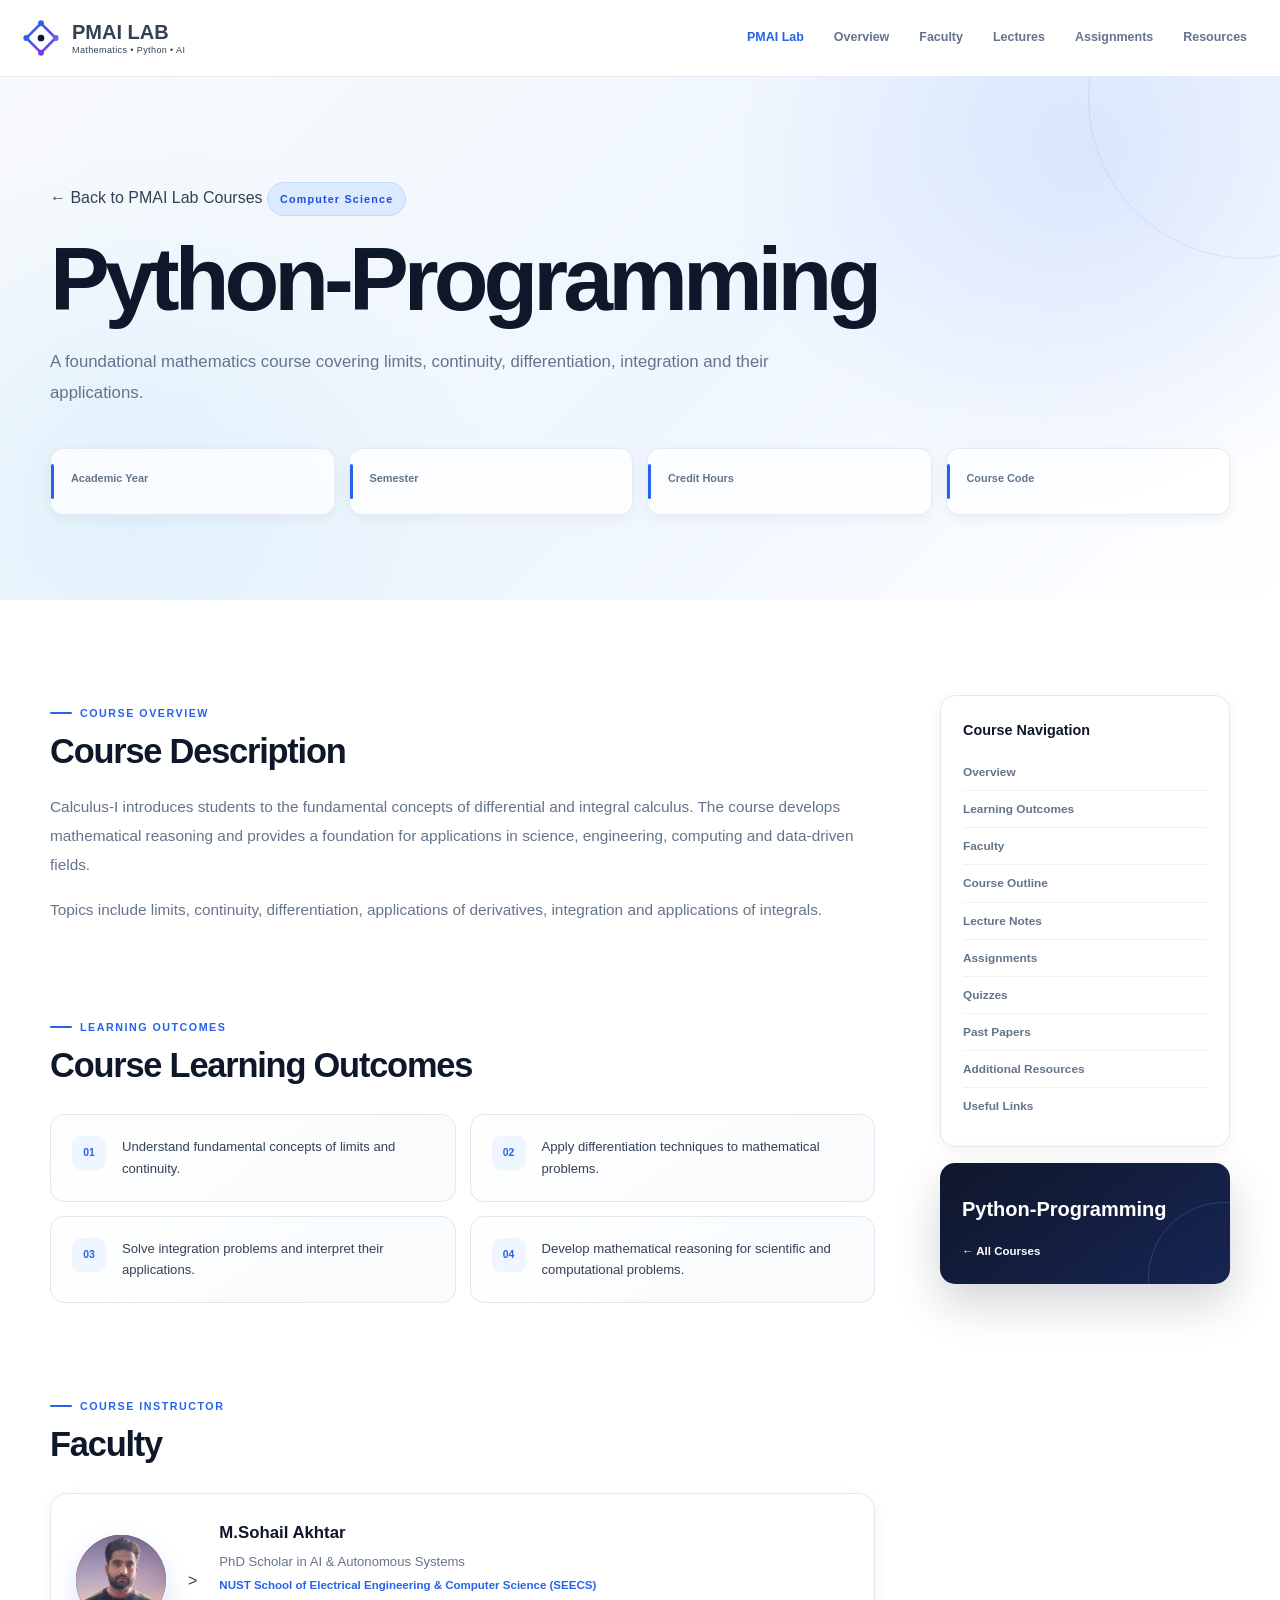
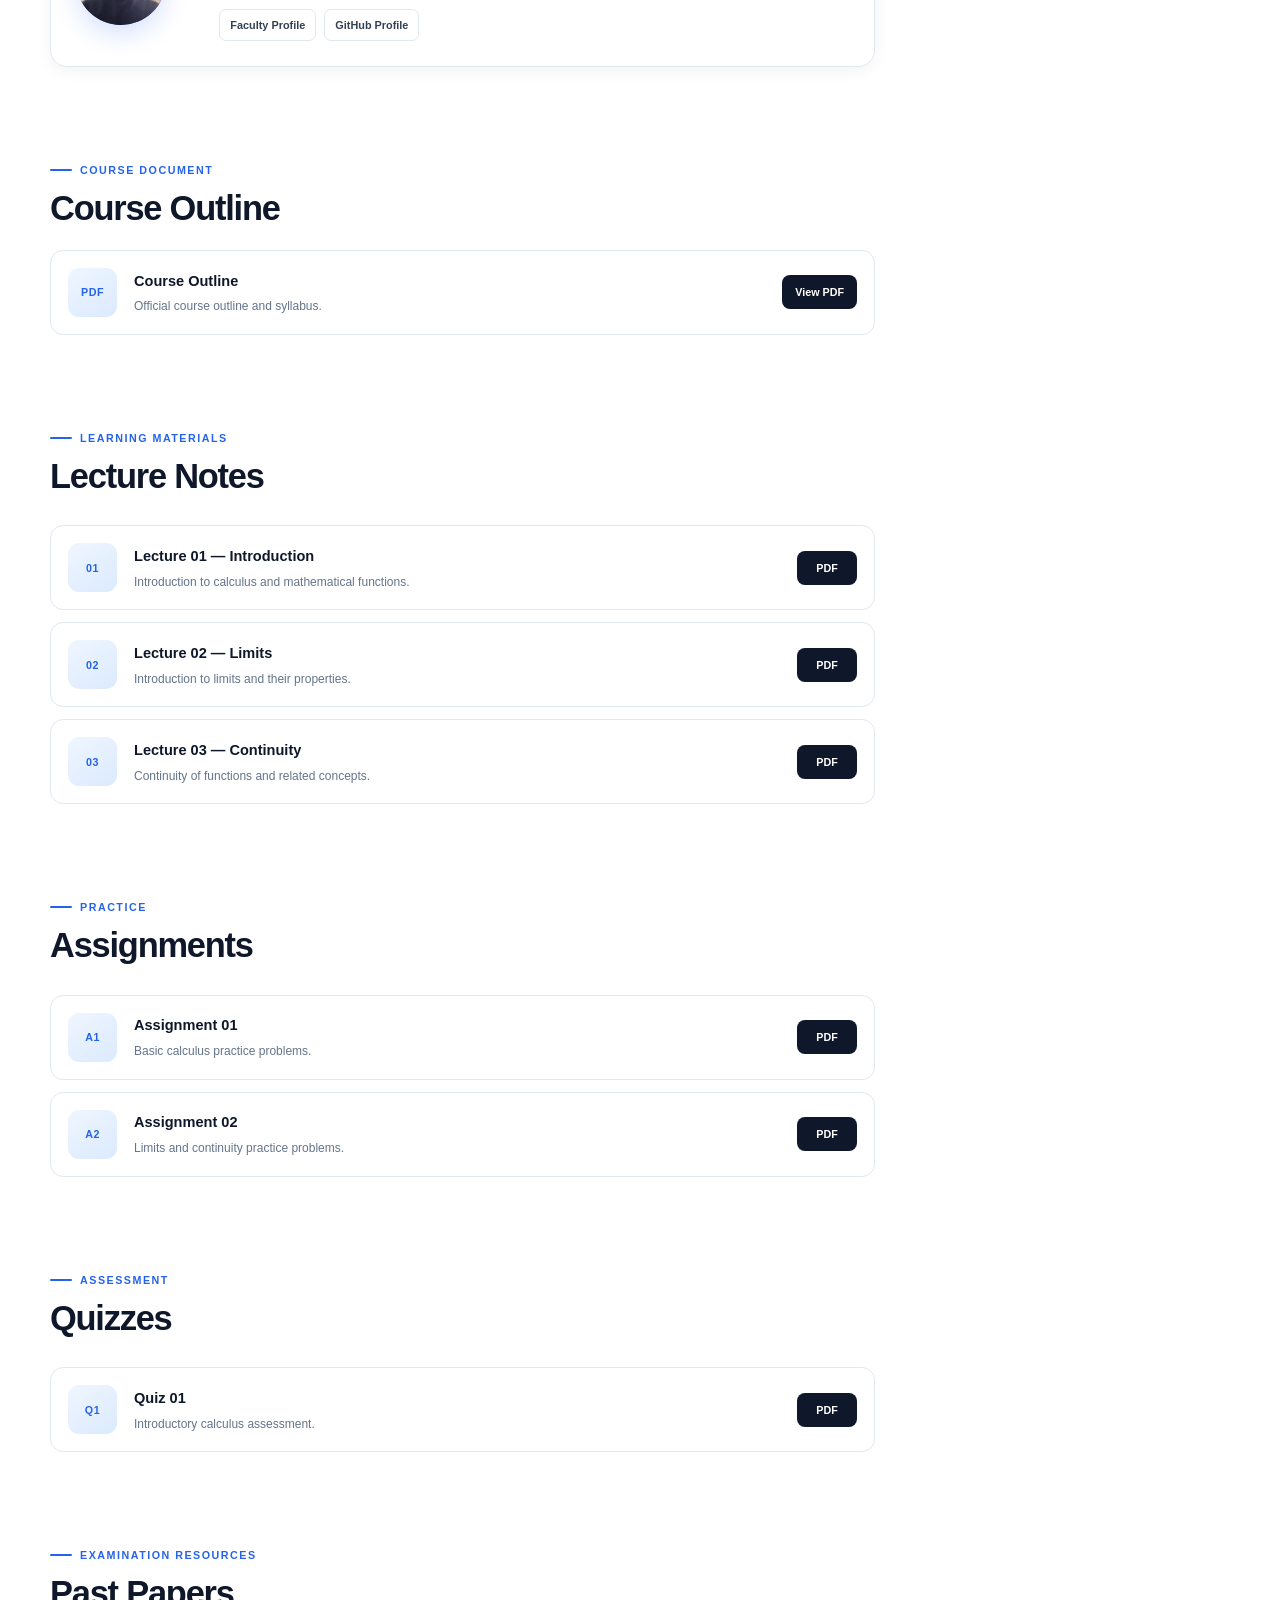
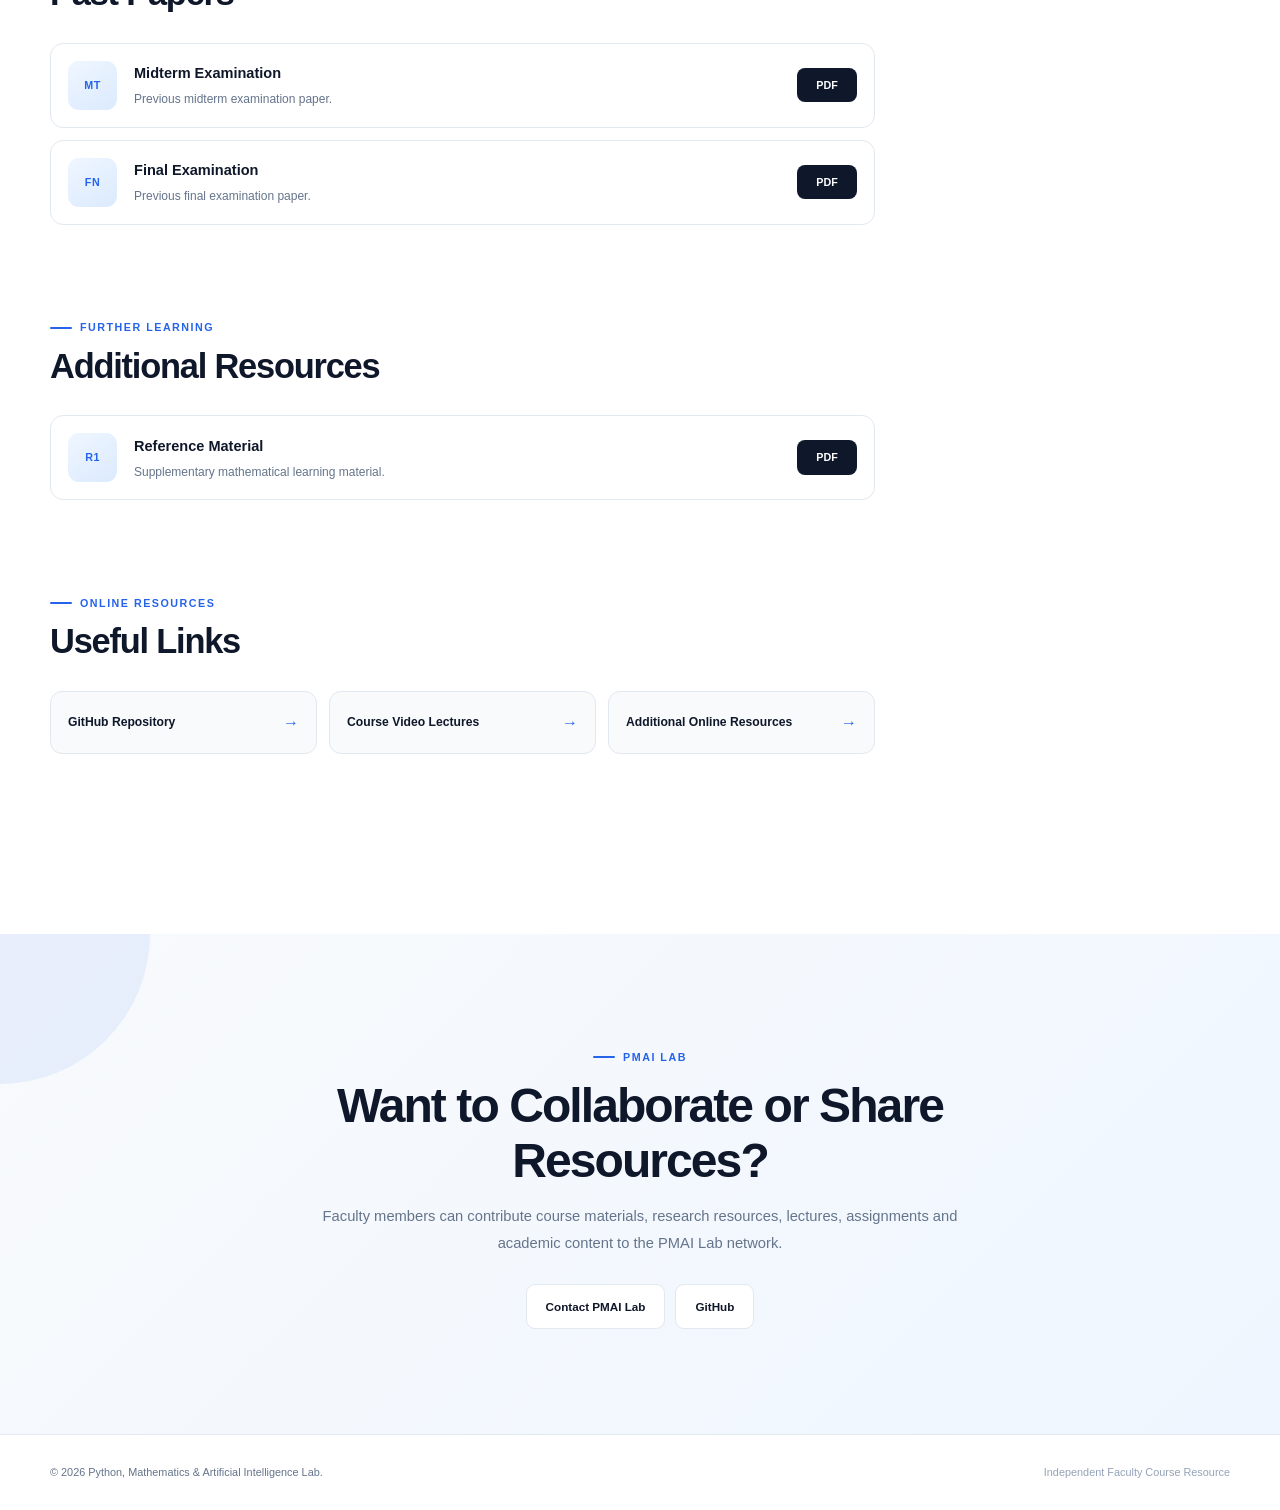
<file: index.html>
<!DOCTYPE html>
<html lang="en">

<head>

    <!-- =====================================================
         PMAI LAB — PORTABLE COURSE PAGE
         Version 1.0
    ====================================================== -->

    <meta charset="UTF-8">

    <meta name="viewport"
          content="width=device-width, initial-scale=1.0">

    <!-- =====================================================
         EDIT COURSE INFORMATION HERE
    ====================================================== -->

    <title>
        Python-Programming | PMAI Lab
    </title>

    <meta name="description"
          content="Python-Programming course page. Access course outline, lecture notes, assignments, quizzes, past papers and additional resources.">

    <meta name="keywords"
          content="Python-Programming, Computer Science, PMAI Lab, lecture notes, assignments, quizzes">

    <meta name="author"
          content="PMAI Lab Faculty">

    <meta name="robots"
          content="index, follow">


    <!-- =====================================================
         CSS
         IMPORTANT:
         Keep course-page.css in the SAME folder.
    ====================================================== -->

    <link rel="stylesheet"
          href="course-page.css">


</head>


<body>


    <!-- =====================================================
                         NAVIGATION
    ====================================================== -->

    <header class="course-header">

        <nav class="course-navbar">

            <div class="course-nav-container">


                <!-- =================================================
                             PMAI LAB BRAND
                ================================================== -->
     <a href="index.html" class="navbar-logo" aria-label="PMAI Lab Home">
  <div class="logo-symbol">
    <svg viewBox="0 0 100 100" fill="none" xmlns="http://www.w3.org/2000/svg">
      <defs>
        <linearGradient id="pmaiGlow" x1="0%" y1="0%" x2="100%" y2="100%">
          <stop offset="0%" stop-color="#2563eb"/>
          <stop offset="100%" stop-color="#7c3aed"/>
        </linearGradient>
      </defs>
      <!-- Geometry / Network Symbol -->
      <polygon points="50,15 85,50 50,85 15,50" stroke="url(#pmaiGlow)" stroke-width="6" fill="none"/>
      <line x1="50" y1="15" x2="50" y2="85" stroke="url(#pmaiGlow)" stroke-width="3" stroke-dasharray="4 4"/>
      <line x1="15" y1="50" x2="85" y2="50" stroke="url(#pmaiGlow)" stroke-width="3" stroke-dasharray="4 4"/>
      <circle cx="50" cy="15" r="7" fill="#2563eb"/>
      <circle cx="85" cy="50" r="7" fill="#6366f1"/>
      <circle cx="50" cy="85" r="7" fill="#7c3aed"/>
      <circle cx="15" cy="50" r="7" fill="#2563eb"/>
      <circle cx="50" cy="50" r="8" fill="#0f172a"/>
    </svg>
  </div>

  <div class="logo-text">
    <span class="logo-main">PMAI <span class="accent">LAB</span></span>
    <span class="logo-sub">Mathematics • Python • AI</span>
  </div>
</a>


                <!-- =================================================
                             MOBILE MENU
                ================================================== -->

                <button
                    class="course-menu-toggle"
                    id="course-menu-toggle"
                    type="button"
                    aria-label="Open navigation menu"
                    aria-expanded="false">

                    ☰

                </button>


                <!-- =================================================
                             NAVIGATION LINKS
                ================================================== -->

                <ul class="course-nav-menu"
                    id="course-nav-menu">

                    <li>
    <a href="https://python-mathematics-ai-lab.github.io/"
       class="PMAI Lab"
       target="_blank"
       rel="noopener noreferrer"
        class="cta-secondary">
        PMAI Lab
    </a>
</li>

                    <li>
                        <a href="#overview">
                            Overview
                        </a>
                    </li>

                    <li>
                        <a href="#faculty">
                            Faculty
                        </a>
                    </li>

                    <li>
                        <a href="#lectures">
                            Lectures
                        </a>
                    </li>

                    <li>
                        <a href="#assignments">
                            Assignments
                        </a>
                    </li>

                    <li>
                        <a href="#resources">
                            Resources
                        </a>
                    </li>

                </ul>

            </div>

        </nav>

    </header>



    <!-- =====================================================
                         MAIN CONTENT
    ====================================================== -->

    <main>


        <!-- =================================================
                         COURSE HERO
        ================================================== -->

        <section class="course-page-hero">

            <div class="course-container">


                <!-- BACK TO PMAI LAB -->

                <a
                    href="https://python-mathematics-ai-lab.github.io/courses.html"
                    class="Course"
   target="_blank"
   rel="noopener noreferrer">
     

                    ← Back to PMAI Lab Courses

                </a>


                <!-- COURSE CATEGORY -->

                <span class="course-label">
                    Computer Science
                </span>


                <!-- COURSE TITLE -->

                <h1>
                    Python-Programming
                </h1>


                <!-- COURSE CODE -->

                <p class="course-code">
                    
                </p>


                <!-- COURSE INTRODUCTION -->

                <p class="course-introduction">

                    A foundational mathematics course covering
                    limits, continuity, differentiation,
                    integration and their applications.

                </p>


                <!-- =================================================
                             COURSE META
                ================================================== -->

                <div class="course-meta-grid">


                    <div class="meta-card">

                        <span>
                            Academic Year
                        </span>

                        <strong>
                            
                        </strong>

                    </div>


                    <div class="meta-card">

                        <span>
                            Semester
                        </span>

                        <strong>
                            
                        </strong>

                    </div>


                    <div class="meta-card">

                        <span>
                            Credit Hours
                        </span>

                        <strong>
                            
                        </strong>

                    </div>


                    <div class="meta-card">

                        <span>
                            Course Code
                        </span>

                        <strong>
                            
                        </strong>

                    </div>


                </div>

            </div>

        </section>



        <!-- =================================================
                         COURSE BODY
        ================================================== -->

        <section class="course-information">

            <div class="course-container">

                <div class="course-layout">


                    <!-- =================================================
                             MAIN CONTENT
                    ================================================== -->

                    <div class="course-main">


                        <!-- =================================================
                             OVERVIEW
                        ================================================== -->

                        <section
                            id="overview"
                            class="course-section">

                            <span class="section-label">
                                COURSE OVERVIEW
                            </span>

                            <h2>
                                Course Description
                            </h2>

                            <p>
                                Calculus-I introduces students to
                                the fundamental concepts of
                                differential and integral calculus.
                                The course develops mathematical
                                reasoning and provides a foundation
                                for applications in science,
                                engineering, computing and
                                data-driven fields.
                            </p>

                            <p>
                                Topics include limits, continuity,
                                differentiation, applications of
                                derivatives, integration and
                                applications of integrals.
                            </p>

                        </section>



                        <!-- =================================================
                             LEARNING OUTCOMES
                        ================================================== -->

                        <section
                            id="outcomes"
                            class="course-section">

                            <span class="section-label">
                                LEARNING OUTCOMES
                            </span>

                            <h2>
                                Course Learning Outcomes
                            </h2>


                            <div class="outcomes-list">


                                <div class="outcome-card">

                                    <span>
                                        01
                                    </span>

                                    <p>
                                        Understand fundamental
                                        concepts of limits and
                                        continuity.
                                    </p>

                                </div>


                                <div class="outcome-card">

                                    <span>
                                        02
                                    </span>

                                    <p>
                                        Apply differentiation
                                        techniques to mathematical
                                        problems.
                                    </p>

                                </div>


                                <div class="outcome-card">

                                    <span>
                                        03
                                    </span>

                                    <p>
                                        Solve integration problems
                                        and interpret their
                                        applications.
                                    </p>

                                </div>


                                <div class="outcome-card">

                                    <span>
                                        04
                                    </span>

                                    <p>
                                        Develop mathematical
                                        reasoning for scientific
                                        and computational problems.
                                    </p>

                                </div>


                            </div>

                        </section>



                        <!-- =================================================
                             FACULTY
                        ================================================== -->

                        <section
                            id="faculty"
                            class="course-section">

                            <span class="section-label">
                                COURSE INSTRUCTOR
                            </span>

                            <h2>
                                Faculty
                            </h2>


                            <div class="faculty-card">


                                <div class="faculty-avatar">
    <img src="sohail-akhtar.png"
         alt="Muhammad Sohail Akhtar">
</div>>


                                <div class="faculty-information">

                                    <h3>
                                        M.Sohail Akhtar
                                    </h3>

                                    <p>
                                        PhD Scholar in AI & Autonomous Systems
                                    </p>

                                    <span>
                                        NUST School of Electrical Engineering & Computer Science (SEECS)
                                    </span>


                                    <!-- =================================================
                                         OPTIONAL FACULTY PROFILE
                                    ================================================== -->

                                    <div class="faculty-links">

    <a href="https://msohailakhtar.github.io/"
       target="_blank"
       rel="noopener">
        Faculty Profile
    </a>

    <a href="https://github.com/msohailakhtar"
       target="_blank"
       rel="noopener">
        GitHub Profile
    </a>

</div>

                                </div>

                            </div>

                        </section>



                        <!-- =================================================
                             COURSE OUTLINE
                        ================================================== -->

                        <section
                            id="outline"
                            class="course-section">

                            <span class="section-label">
                                COURSE DOCUMENT
                            </span>

                            <h2>
                                Course Outline
                            </h2>


                            <div class="resource-card">


                                <div class="resource-icon">
                                    PDF
                                </div>


                                <div class="resource-information">

                                    <h3>
                                        Course Outline
                                    </h3>

                                    <p>
                                        Official course outline
                                        and syllabus.
                                    </p>

                                </div>


                                <a
                                    href="course-outline.pdf"
                                    class="resource-button"
                                    target="_blank"
                                    rel="noopener">

                                    View PDF

                                </a>

                            </div>

                        </section>



                        <!-- =================================================
                             LECTURES
                        ================================================== -->

                        <section
                            id="lectures"
                            class="course-section">

                            <span class="section-label">
                                LEARNING MATERIALS
                            </span>

                            <h2>
                                Lecture Notes
                            </h2>


                            <div class="resource-list">


                                <!-- LECTURE 01 -->

                                <div class="resource-card">

                                    <div class="resource-icon">
                                        01
                                    </div>

                                    <div class="resource-information">

                                        <h3>
                                            Lecture 01 — Introduction
                                        </h3>

                                        <p>
                                            Introduction to calculus
                                            and mathematical functions.
                                        </p>

                                    </div>

                                    <a
                                        href="lectures/lecture-01.pdf"
                                        class="resource-button"
                                        target="_blank"
                                        rel="noopener">

                                        PDF

                                    </a>

                                </div>



                                <!-- LECTURE 02 -->

                                <div class="resource-card">

                                    <div class="resource-icon">
                                        02
                                    </div>

                                    <div class="resource-information">

                                        <h3>
                                            Lecture 02 — Limits
                                        </h3>

                                        <p>
                                            Introduction to limits
                                            and their properties.
                                        </p>

                                    </div>

                                    <a
                                        href="lectures/lecture-02.pdf"
                                        class="resource-button"
                                        target="_blank"
                                        rel="noopener">

                                        PDF

                                    </a>

                                </div>



                                <!-- LECTURE 03 -->

                                <div class="resource-card">

                                    <div class="resource-icon">
                                        03
                                    </div>

                                    <div class="resource-information">

                                        <h3>
                                            Lecture 03 — Continuity
                                        </h3>

                                        <p>
                                            Continuity of functions
                                            and related concepts.
                                        </p>

                                    </div>

                                    <a
                                        href="lectures/lecture-03.pdf"
                                        class="resource-button"
                                        target="_blank"
                                        rel="noopener">

                                        PDF

                                    </a>

                                </div>


                            </div>

                        </section>



                        <!-- =================================================
                             ASSIGNMENTS
                        ================================================== -->

                        <section
                            id="assignments"
                            class="course-section">

                            <span class="section-label">
                                PRACTICE
                            </span>

                            <h2>
                                Assignments
                            </h2>


                            <div class="resource-list">


                                <div class="resource-card">

                                    <div class="resource-icon">
                                        A1
                                    </div>

                                    <div class="resource-information">

                                        <h3>
                                            Assignment 01
                                        </h3>

                                        <p>
                                            Basic calculus practice
                                            problems.
                                        </p>

                                    </div>

                                    <a
                                        href="assignments/assignment-01.pdf"
                                        class="resource-button"
                                        target="_blank"
                                        rel="noopener">

                                        PDF

                                    </a>

                                </div>



                                <div class="resource-card">

                                    <div class="resource-icon">
                                        A2
                                    </div>

                                    <div class="resource-information">

                                        <h3>
                                            Assignment 02
                                        </h3>

                                        <p>
                                            Limits and continuity
                                            practice problems.
                                        </p>

                                    </div>

                                    <a
                                        href="assignments/assignment-02.pdf"
                                        class="resource-button"
                                        target="_blank"
                                        rel="noopener">

                                        PDF

                                    </a>

                                </div>


                            </div>

                        </section>



                        <!-- =================================================
                             QUIZZES
                        ================================================== -->

                        <section
                            id="quizzes"
                            class="course-section">

                            <span class="section-label">
                                ASSESSMENT
                            </span>

                            <h2>
                                Quizzes
                            </h2>


                            <div class="resource-list">


                                <div class="resource-card">

                                    <div class="resource-icon">
                                        Q1
                                    </div>

                                    <div class="resource-information">

                                        <h3>
                                            Quiz 01
                                        </h3>

                                        <p>
                                            Introductory calculus
                                            assessment.
                                        </p>

                                    </div>

                                    <a
                                        href="quizzes/quiz-01.pdf"
                                        class="resource-button"
                                        target="_blank"
                                        rel="noopener">

                                        PDF

                                    </a>

                                </div>


                            </div>

                        </section>



                        <!-- =================================================
                             PAST PAPERS
                        ================================================== -->

                        <section
                            id="past-papers"
                            class="course-section">

                            <span class="section-label">
                                EXAMINATION RESOURCES
                            </span>

                            <h2>
                                Past Papers
                            </h2>


                            <div class="resource-list">


                                <div class="resource-card">

                                    <div class="resource-icon">
                                        MT
                                    </div>

                                    <div class="resource-information">

                                        <h3>
                                            Midterm Examination
                                        </h3>

                                        <p>
                                            Previous midterm
                                            examination paper.
                                        </p>

                                    </div>

                                    <a
                                        href="past-papers/midterm.pdf"
                                        class="resource-button"
                                        target="_blank"
                                        rel="noopener">

                                        PDF

                                    </a>

                                </div>



                                <div class="resource-card">

                                    <div class="resource-icon">
                                        FN
                                    </div>

                                    <div class="resource-information">

                                        <h3>
                                            Final Examination
                                        </h3>

                                        <p>
                                            Previous final
                                            examination paper.
                                        </p>

                                    </div>

                                    <a
                                        href="past-papers/final.pdf"
                                        class="resource-button"
                                        target="_blank"
                                        rel="noopener">

                                        PDF

                                    </a>

                                </div>


                            </div>

                        </section>



                        <!-- =================================================
                             ADDITIONAL RESOURCES
                        ================================================== -->

                        <section
                            id="resources"
                            class="course-section">

                            <span class="section-label">
                                FURTHER LEARNING
                            </span>

                            <h2>
                                Additional Resources
                            </h2>


                            <div class="resource-list">


                                <div class="resource-card">

                                    <div class="resource-icon">
                                        R1
                                    </div>

                                    <div class="resource-information">

                                        <h3>
                                            Reference Material
                                        </h3>

                                        <p>
                                            Supplementary mathematical
                                            learning material.
                                        </p>

                                    </div>

                                    <a
                                        href="additional-resources/reference-material.pdf"
                                        class="resource-button"
                                        target="_blank"
                                        rel="noopener">

                                        PDF

                                    </a>

                                </div>


                            </div>

                        </section>



                        <!-- =================================================
                             EXTERNAL LINKS
                        ================================================== -->

                        <section
                            id="links"
                            class="course-section">

                            <span class="section-label">
                                ONLINE RESOURCES
                            </span>

                            <h2>
                                Useful Links
                            </h2>


                            <div class="external-links">


                                <a
                                    href="#"
                                    target="_blank"
                                    rel="noopener">

                                    <span>
                                        GitHub Repository
                                    </span>

                                    <strong>
                                        →
                                    </strong>

                                </a>


                                <a
                                    href="#"
                                    target="_blank"
                                    rel="noopener">

                                    <span>
                                        Course Video Lectures
                                    </span>

                                    <strong>
                                        →
                                    </strong>

                                </a>


                                <a
                                    href="#"
                                    target="_blank"
                                    rel="noopener">

                                    <span>
                                        Additional Online Resources
                                    </span>

                                    <strong>
                                        →
                                    </strong>

                                </a>


                            </div>

                        </section>


                    </div>



                    <!-- =================================================
                             SIDEBAR
                    ================================================== -->

                    <aside class="course-sidebar">


                        <!-- NAVIGATION -->

                        <div class="sidebar-card">

                            <h3>
                                Course Navigation
                            </h3>


                            <a href="#overview">
                                Overview
                            </a>

                            <a href="#outcomes">
                                Learning Outcomes
                            </a>

                            <a href="#faculty">
                                Faculty
                            </a>

                            <a href="#outline">
                                Course Outline
                            </a>

                            <a href="#lectures">
                                Lecture Notes
                            </a>

                            <a href="#assignments">
                                Assignments
                            </a>

                            <a href="#quizzes">
                                Quizzes
                            </a>

                            <a href="#past-papers">
                                Past Papers
                            </a>

                            <a href="#resources">
                                Additional Resources
                            </a>

                            <a href="#links">
                                Useful Links
                            </a>

                        </div>



                        <!-- COURSE SUMMARY -->

                        <div class="sidebar-card sidebar-highlight">

                            <span>
                                
                            </span>

                            <h3>
                                Python-Programming
                            </h3>

                            <p>
                                
                            </p>

                            <p>
                                
                            </p>


                            <a
                                href="https://python-mathematics-ai-lab.github.io/courses.html"
                                 target="_blank"
                                rel="noopener">

                                ← All Courses

                           </a>

                        </div>


                    </aside>


                </div>

            </div>

        </section>



        <!-- =================================================
                             COLLABORATION CTA
        ================================================== -->

        <section class="course-cta">

            <div class="course-container">


                <span class="section-label">
                    PMAI LAB
                </span>


                <h2>
                    Want to Collaborate or Share Resources?
                </h2>


                <p>
                    Faculty members can contribute course
                    materials, research resources, lectures,
                    assignments and academic content to the
                    PMAI Lab network.
                </p>


                <div class="cta-actions">


                    <a
                        href="https://python-mathematics-ai-lab.github.io/contact.html"
                        target="_blank"
                        rel="noopener"
                        class="cta-secondary">

                        Contact PMAI Lab

                    </a>


                    <a
                        href="https://github.com/"
                        target="_blank"
                        rel="noopener"
                        class="cta-secondary">

                        GitHub

                    </a>


                </div>

            </div>

        </section>


    </main>



    <!-- =====================================================
                         FOOTER
    ====================================================== -->

    <footer class="course-footer">

        <div class="course-container">

            <p>
                © 2026 Python, Mathematics & Artificial
                Intelligence Lab.
            </p>

            <p>
                Independent Faculty Course Resource
            </p>

        </div>

    </footer>



    <!-- =====================================================
                         JAVASCRIPT
         Portable — no external JS dependency.
    ====================================================== -->

    <script>

        document.addEventListener(
            "DOMContentLoaded",
            function () {

                const menuToggle =
                    document.getElementById(
                        "course-menu-toggle"
                    );

                const navMenu =
                    document.getElementById(
                        "course-nav-menu"
                    );


                if (menuToggle && navMenu) {

                    menuToggle.addEventListener(
                        "click",
                        function () {

                            const isOpen =
                                navMenu.classList.toggle(
                                    "is-open"
                                );

                            menuToggle.setAttribute(
                                "aria-expanded",
                                isOpen
                            );

                        }
                    );


                    navMenu
                        .querySelectorAll("a")
                        .forEach(function (link) {

                            link.addEventListener(
                                "click",
                                function () {

                                    navMenu.classList.remove(
                                        "is-open"
                                    );

                                    menuToggle.setAttribute(
                                        "aria-expanded",
                                        "false"
                                    );

                                }
                            );

                        });

                }


                /* =================================================
                   SMOOTH SCROLL
                ================================================== */

                document
                    .querySelectorAll(
                        'a[href^="#"]'
                    )
                    .forEach(function (link) {

                        link.addEventListener(
                            "click",
                            function (event) {

                                const targetId =
                                    this.getAttribute(
                                        "href"
                                    );

                                if (
                                    targetId &&
                                    targetId !== "#"
                                ) {

                                    const target =
                                        document.querySelector(
                                            targetId
                                        );

                                    if (target) {

                                        event.preventDefault();

                                        target.scrollIntoView({
                                            behavior: "smooth",
                                            block: "start"
                                        });

                                    }

                                }

                            }
                        );

                    });

            }
        );

    </script>


</body>

</html>
</file>
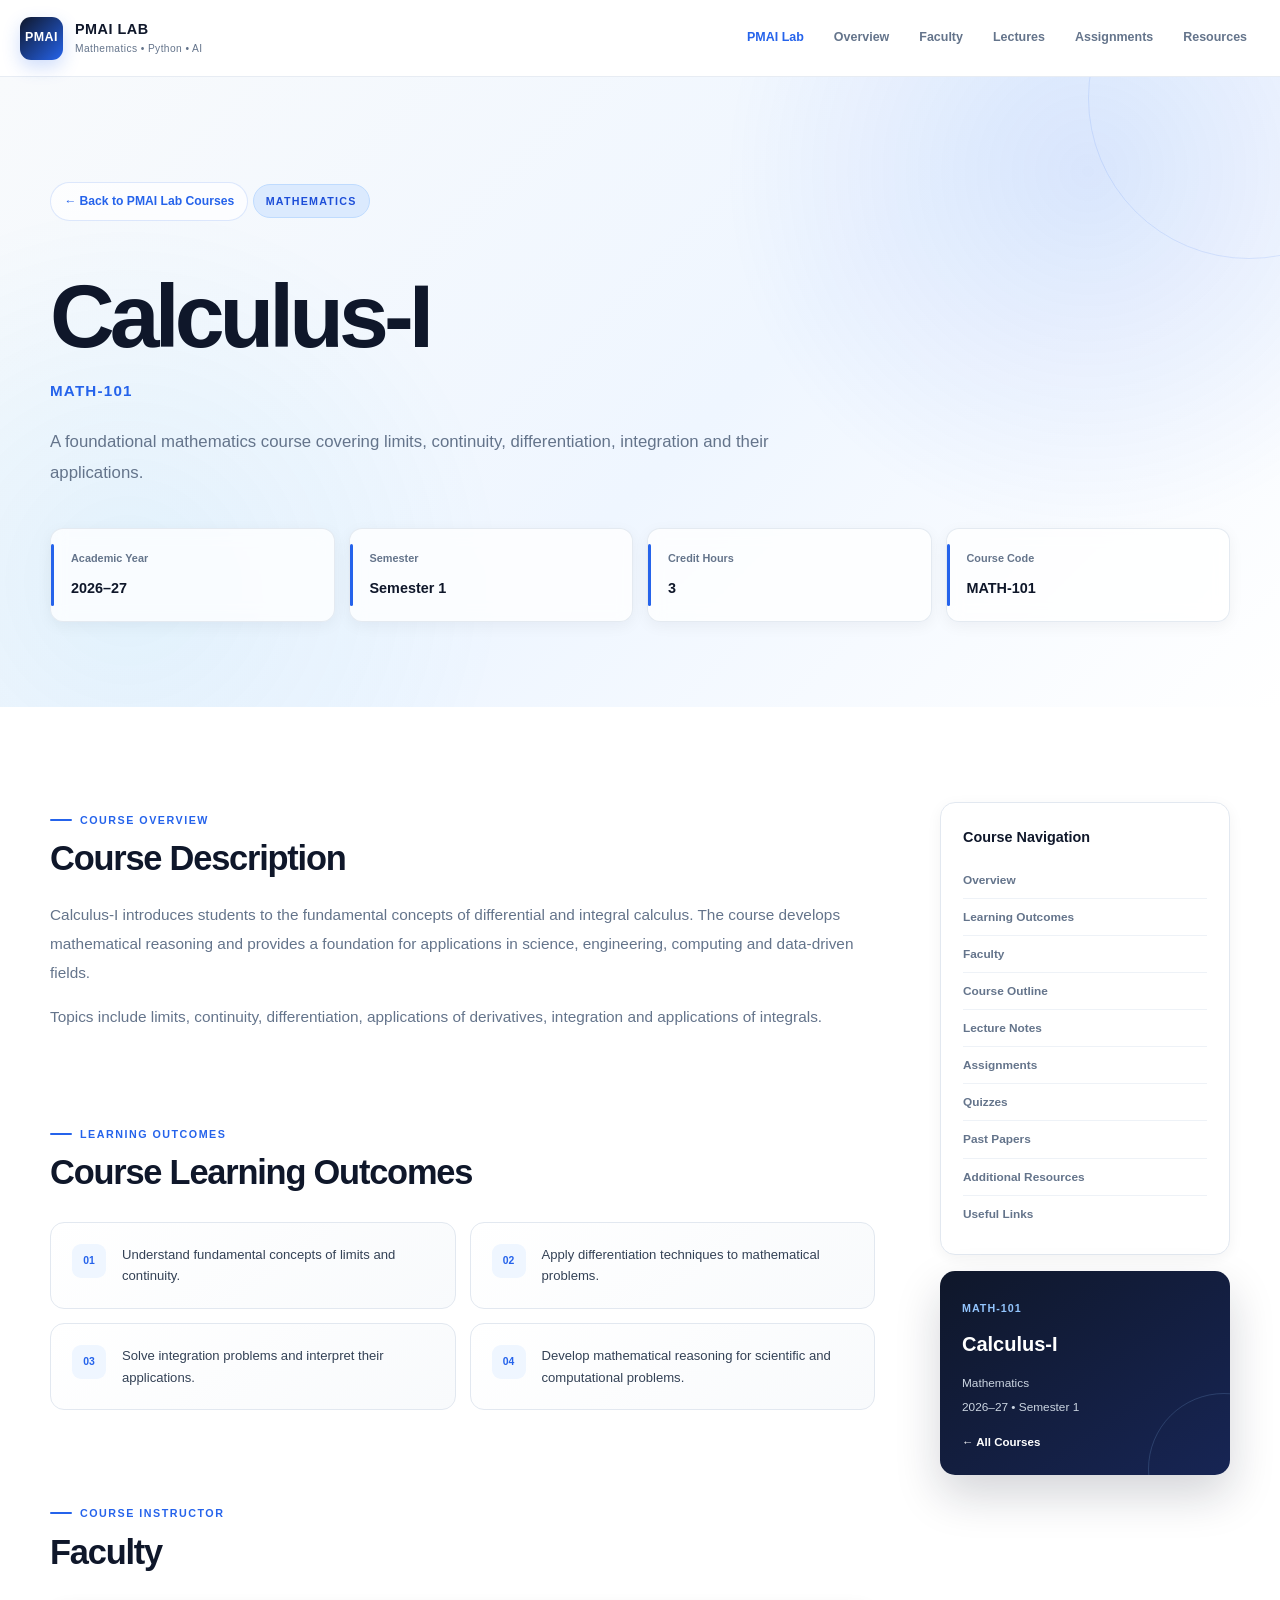
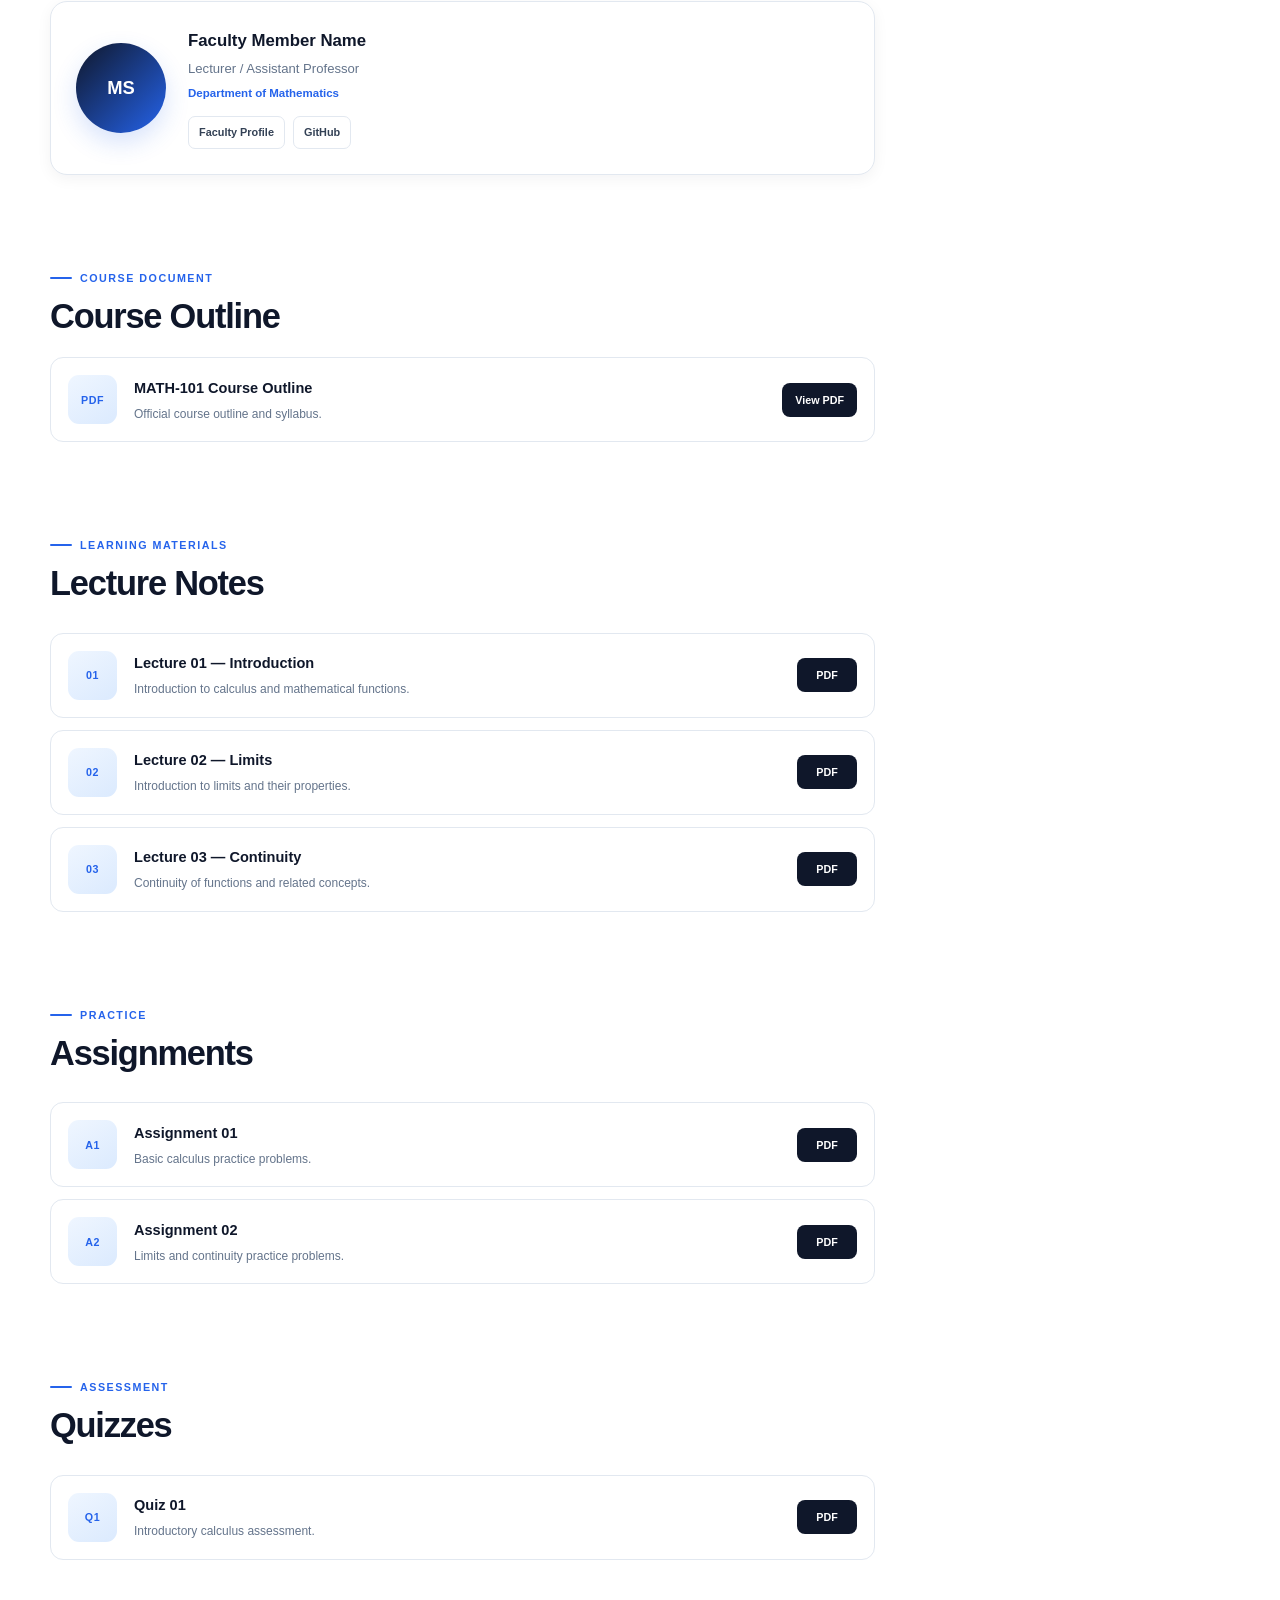
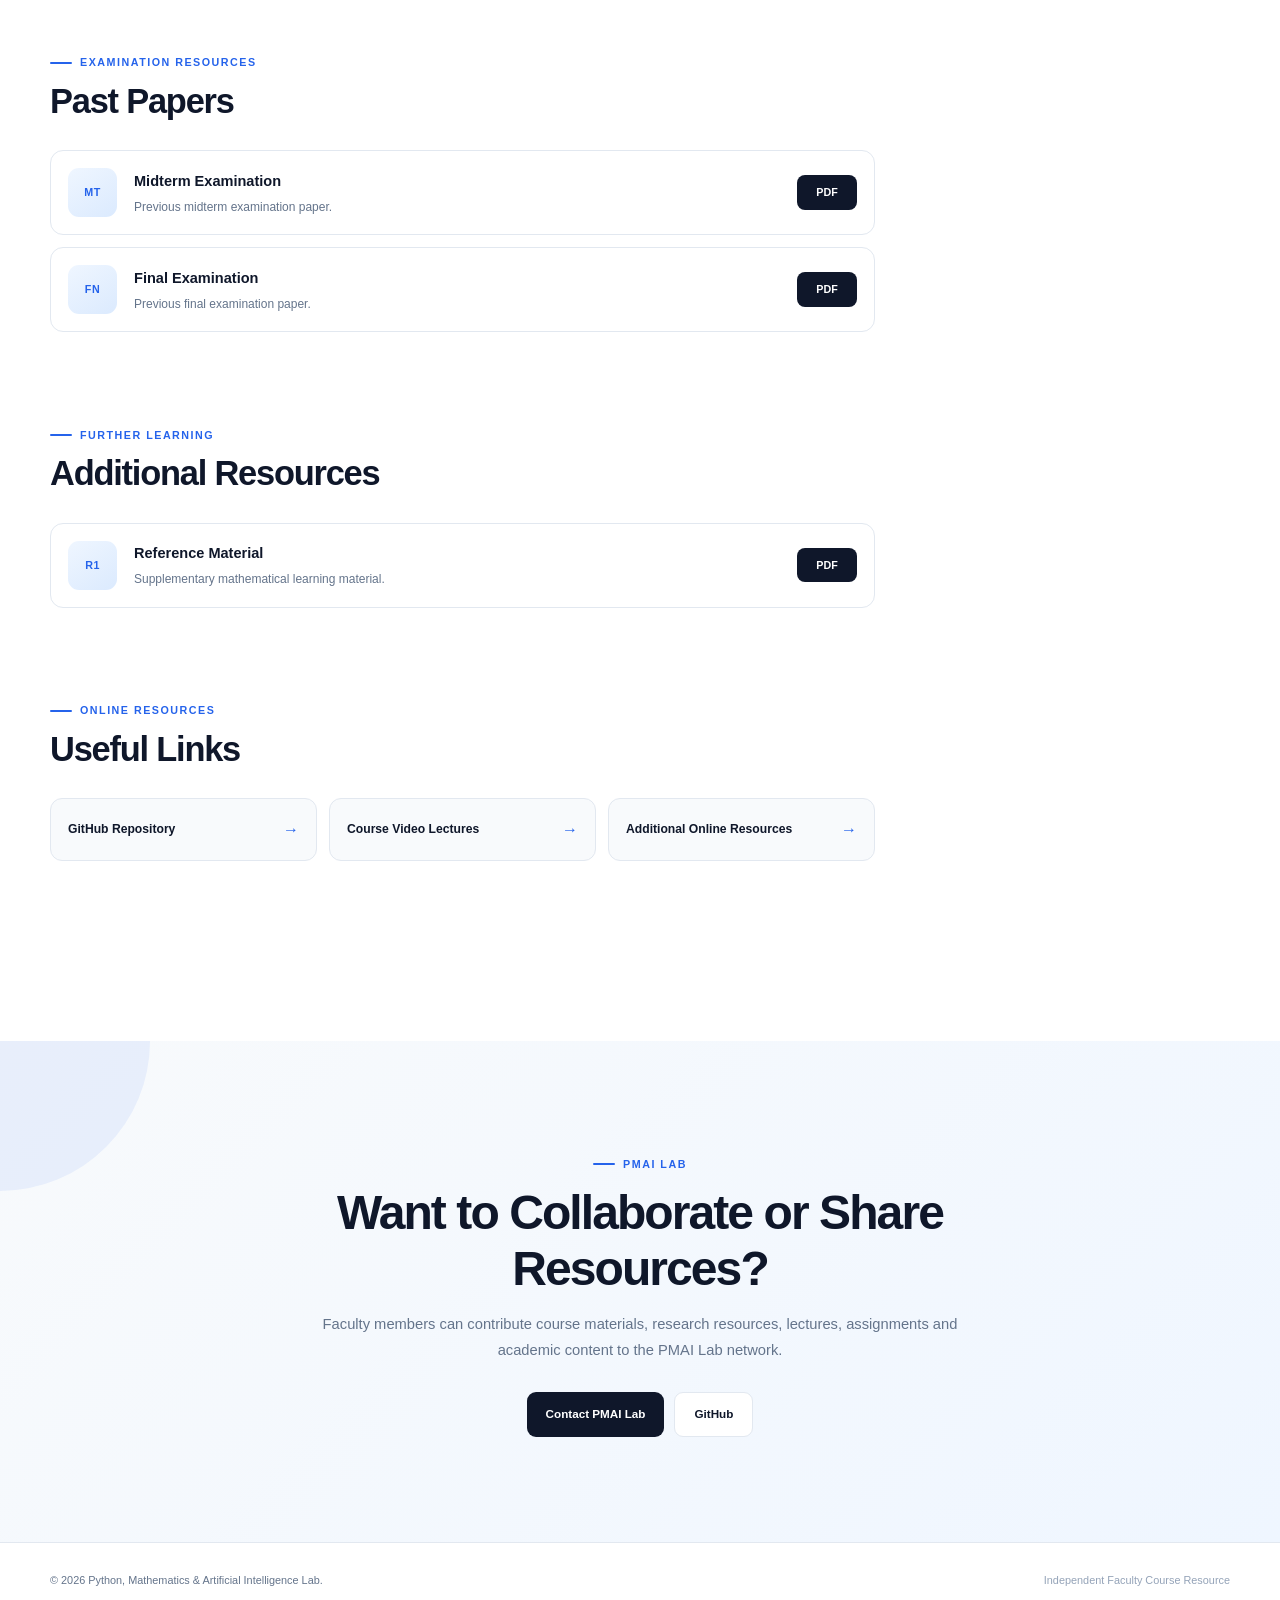
<file: course.html>
<!DOCTYPE html>
<html lang="en">

<head>

    <!-- =====================================================
         PMAI LAB — PORTABLE COURSE PAGE
         Version 1.0
    ====================================================== -->

    <meta charset="UTF-8">

    <meta name="viewport"
          content="width=device-width, initial-scale=1.0">

    <!-- =====================================================
         EDIT COURSE INFORMATION HERE
    ====================================================== -->

    <title>
        Calculus-I | MATH-101 | PMAI Lab
    </title>

    <meta name="description"
          content="MATH-101 Calculus-I course page. Access course outline, lecture notes, assignments, quizzes, past papers and additional resources.">

    <meta name="keywords"
          content="Calculus-I, MATH-101, Mathematics, PMAI Lab, lecture notes, assignments, quizzes">

    <meta name="author"
          content="PMAI Lab Faculty">

    <meta name="robots"
          content="index, follow">


    <!-- =====================================================
         CSS
         IMPORTANT:
         Keep course-page.css in the SAME folder.
    ====================================================== -->

    <link rel="stylesheet"
          href="course-page.css">


</head>


<body>


    <!-- =====================================================
                         NAVIGATION
    ====================================================== -->

    <header class="course-header">

        <nav class="course-navbar">

            <div class="course-nav-container">


                <!-- =================================================
                             PMAI LAB BRAND
                ================================================== -->

                <a href="https://python-mathematics-ai-lab.github.io/courses/"
                   class="course-brand">

                    <span class="brand-symbol">
                        PMAI
                    </span>

                    <span class="brand-text">

                        <strong>
                            PMAI LAB
                        </strong>

                        <small>
                            Mathematics • Python • AI
                        </small>

                    </span>

                </a>


                <!-- =================================================
                             MOBILE MENU
                ================================================== -->

                <button
                    class="course-menu-toggle"
                    id="course-menu-toggle"
                    type="button"
                    aria-label="Open navigation menu"
                    aria-expanded="false">

                    ☰

                </button>


                <!-- =================================================
                             NAVIGATION LINKS
                ================================================== -->

                <ul class="course-nav-menu"
                    id="course-nav-menu">

                    <li>
                        <a href="https://python-mathematics-ai-lab.github.io/courses/">
                            PMAI Lab
                        </a>
                    </li>

                    <li>
                        <a href="#overview">
                            Overview
                        </a>
                    </li>

                    <li>
                        <a href="#faculty">
                            Faculty
                        </a>
                    </li>

                    <li>
                        <a href="#lectures">
                            Lectures
                        </a>
                    </li>

                    <li>
                        <a href="#assignments">
                            Assignments
                        </a>
                    </li>

                    <li>
                        <a href="#resources">
                            Resources
                        </a>
                    </li>

                </ul>

            </div>

        </nav>

    </header>



    <!-- =====================================================
                         MAIN CONTENT
    ====================================================== -->

    <main>


        <!-- =================================================
                         COURSE HERO
        ================================================== -->

        <section class="course-page-hero">

            <div class="course-container">


                <!-- BACK TO PMAI LAB -->

                <a
                    href="https://python-mathematics-ai-lab.github.io/courses/courses.html"
                    class="back-link">

                    ← Back to PMAI Lab Courses

                </a>


                <!-- COURSE CATEGORY -->

                <span class="course-label">
                    MATHEMATICS
                </span>


                <!-- COURSE TITLE -->

                <h1>
                    Calculus-I
                </h1>


                <!-- COURSE CODE -->

                <p class="course-code">
                    MATH-101
                </p>


                <!-- COURSE INTRODUCTION -->

                <p class="course-introduction">

                    A foundational mathematics course covering
                    limits, continuity, differentiation,
                    integration and their applications.

                </p>


                <!-- =================================================
                             COURSE META
                ================================================== -->

                <div class="course-meta-grid">


                    <div class="meta-card">

                        <span>
                            Academic Year
                        </span>

                        <strong>
                            2026–27
                        </strong>

                    </div>


                    <div class="meta-card">

                        <span>
                            Semester
                        </span>

                        <strong>
                            Semester 1
                        </strong>

                    </div>


                    <div class="meta-card">

                        <span>
                            Credit Hours
                        </span>

                        <strong>
                            3
                        </strong>

                    </div>


                    <div class="meta-card">

                        <span>
                            Course Code
                        </span>

                        <strong>
                            MATH-101
                        </strong>

                    </div>


                </div>

            </div>

        </section>



        <!-- =================================================
                         COURSE BODY
        ================================================== -->

        <section class="course-information">

            <div class="course-container">

                <div class="course-layout">


                    <!-- =================================================
                             MAIN CONTENT
                    ================================================== -->

                    <div class="course-main">


                        <!-- =================================================
                             OVERVIEW
                        ================================================== -->

                        <section
                            id="overview"
                            class="course-section">

                            <span class="section-label">
                                COURSE OVERVIEW
                            </span>

                            <h2>
                                Course Description
                            </h2>

                            <p>
                                Calculus-I introduces students to
                                the fundamental concepts of
                                differential and integral calculus.
                                The course develops mathematical
                                reasoning and provides a foundation
                                for applications in science,
                                engineering, computing and
                                data-driven fields.
                            </p>

                            <p>
                                Topics include limits, continuity,
                                differentiation, applications of
                                derivatives, integration and
                                applications of integrals.
                            </p>

                        </section>



                        <!-- =================================================
                             LEARNING OUTCOMES
                        ================================================== -->

                        <section
                            id="outcomes"
                            class="course-section">

                            <span class="section-label">
                                LEARNING OUTCOMES
                            </span>

                            <h2>
                                Course Learning Outcomes
                            </h2>


                            <div class="outcomes-list">


                                <div class="outcome-card">

                                    <span>
                                        01
                                    </span>

                                    <p>
                                        Understand fundamental
                                        concepts of limits and
                                        continuity.
                                    </p>

                                </div>


                                <div class="outcome-card">

                                    <span>
                                        02
                                    </span>

                                    <p>
                                        Apply differentiation
                                        techniques to mathematical
                                        problems.
                                    </p>

                                </div>


                                <div class="outcome-card">

                                    <span>
                                        03
                                    </span>

                                    <p>
                                        Solve integration problems
                                        and interpret their
                                        applications.
                                    </p>

                                </div>


                                <div class="outcome-card">

                                    <span>
                                        04
                                    </span>

                                    <p>
                                        Develop mathematical
                                        reasoning for scientific
                                        and computational problems.
                                    </p>

                                </div>


                            </div>

                        </section>



                        <!-- =================================================
                             FACULTY
                        ================================================== -->

                        <section
                            id="faculty"
                            class="course-section">

                            <span class="section-label">
                                COURSE INSTRUCTOR
                            </span>

                            <h2>
                                Faculty
                            </h2>


                            <div class="faculty-card">


                                <div class="faculty-avatar">
                                    MS
                                </div>


                                <div class="faculty-information">

                                    <h3>
                                        Faculty Member Name
                                    </h3>

                                    <p>
                                        Lecturer / Assistant Professor
                                    </p>

                                    <span>
                                        Department of Mathematics
                                    </span>


                                    <!-- =================================================
                                         OPTIONAL FACULTY PROFILE
                                    ================================================== -->

                                    <div class="faculty-links">

                                        <a href="#"
                                           target="_blank"
                                           rel="noopener">

                                            Faculty Profile

                                        </a>

                                        <a href="#"
                                           target="_blank"
                                           rel="noopener">

                                            GitHub

                                        </a>

                                    </div>

                                </div>

                            </div>

                        </section>



                        <!-- =================================================
                             COURSE OUTLINE
                        ================================================== -->

                        <section
                            id="outline"
                            class="course-section">

                            <span class="section-label">
                                COURSE DOCUMENT
                            </span>

                            <h2>
                                Course Outline
                            </h2>


                            <div class="resource-card">


                                <div class="resource-icon">
                                    PDF
                                </div>


                                <div class="resource-information">

                                    <h3>
                                        MATH-101 Course Outline
                                    </h3>

                                    <p>
                                        Official course outline
                                        and syllabus.
                                    </p>

                                </div>


                                <a
                                    href="course-outline.pdf"
                                    class="resource-button"
                                    target="_blank"
                                    rel="noopener">

                                    View PDF

                                </a>

                            </div>

                        </section>



                        <!-- =================================================
                             LECTURES
                        ================================================== -->

                        <section
                            id="lectures"
                            class="course-section">

                            <span class="section-label">
                                LEARNING MATERIALS
                            </span>

                            <h2>
                                Lecture Notes
                            </h2>


                            <div class="resource-list">


                                <!-- LECTURE 01 -->

                                <div class="resource-card">

                                    <div class="resource-icon">
                                        01
                                    </div>

                                    <div class="resource-information">

                                        <h3>
                                            Lecture 01 — Introduction
                                        </h3>

                                        <p>
                                            Introduction to calculus
                                            and mathematical functions.
                                        </p>

                                    </div>

                                    <a
                                        href="lectures/lecture-01.pdf"
                                        class="resource-button"
                                        target="_blank"
                                        rel="noopener">

                                        PDF

                                    </a>

                                </div>



                                <!-- LECTURE 02 -->

                                <div class="resource-card">

                                    <div class="resource-icon">
                                        02
                                    </div>

                                    <div class="resource-information">

                                        <h3>
                                            Lecture 02 — Limits
                                        </h3>

                                        <p>
                                            Introduction to limits
                                            and their properties.
                                        </p>

                                    </div>

                                    <a
                                        href="lectures/lecture-02.pdf"
                                        class="resource-button"
                                        target="_blank"
                                        rel="noopener">

                                        PDF

                                    </a>

                                </div>



                                <!-- LECTURE 03 -->

                                <div class="resource-card">

                                    <div class="resource-icon">
                                        03
                                    </div>

                                    <div class="resource-information">

                                        <h3>
                                            Lecture 03 — Continuity
                                        </h3>

                                        <p>
                                            Continuity of functions
                                            and related concepts.
                                        </p>

                                    </div>

                                    <a
                                        href="lectures/lecture-03.pdf"
                                        class="resource-button"
                                        target="_blank"
                                        rel="noopener">

                                        PDF

                                    </a>

                                </div>


                            </div>

                        </section>



                        <!-- =================================================
                             ASSIGNMENTS
                        ================================================== -->

                        <section
                            id="assignments"
                            class="course-section">

                            <span class="section-label">
                                PRACTICE
                            </span>

                            <h2>
                                Assignments
                            </h2>


                            <div class="resource-list">


                                <div class="resource-card">

                                    <div class="resource-icon">
                                        A1
                                    </div>

                                    <div class="resource-information">

                                        <h3>
                                            Assignment 01
                                        </h3>

                                        <p>
                                            Basic calculus practice
                                            problems.
                                        </p>

                                    </div>

                                    <a
                                        href="assignments/assignment-01.pdf"
                                        class="resource-button"
                                        target="_blank"
                                        rel="noopener">

                                        PDF

                                    </a>

                                </div>



                                <div class="resource-card">

                                    <div class="resource-icon">
                                        A2
                                    </div>

                                    <div class="resource-information">

                                        <h3>
                                            Assignment 02
                                        </h3>

                                        <p>
                                            Limits and continuity
                                            practice problems.
                                        </p>

                                    </div>

                                    <a
                                        href="assignments/assignment-02.pdf"
                                        class="resource-button"
                                        target="_blank"
                                        rel="noopener">

                                        PDF

                                    </a>

                                </div>


                            </div>

                        </section>



                        <!-- =================================================
                             QUIZZES
                        ================================================== -->

                        <section
                            id="quizzes"
                            class="course-section">

                            <span class="section-label">
                                ASSESSMENT
                            </span>

                            <h2>
                                Quizzes
                            </h2>


                            <div class="resource-list">


                                <div class="resource-card">

                                    <div class="resource-icon">
                                        Q1
                                    </div>

                                    <div class="resource-information">

                                        <h3>
                                            Quiz 01
                                        </h3>

                                        <p>
                                            Introductory calculus
                                            assessment.
                                        </p>

                                    </div>

                                    <a
                                        href="quizzes/quiz-01.pdf"
                                        class="resource-button"
                                        target="_blank"
                                        rel="noopener">

                                        PDF

                                    </a>

                                </div>


                            </div>

                        </section>



                        <!-- =================================================
                             PAST PAPERS
                        ================================================== -->

                        <section
                            id="past-papers"
                            class="course-section">

                            <span class="section-label">
                                EXAMINATION RESOURCES
                            </span>

                            <h2>
                                Past Papers
                            </h2>


                            <div class="resource-list">


                                <div class="resource-card">

                                    <div class="resource-icon">
                                        MT
                                    </div>

                                    <div class="resource-information">

                                        <h3>
                                            Midterm Examination
                                        </h3>

                                        <p>
                                            Previous midterm
                                            examination paper.
                                        </p>

                                    </div>

                                    <a
                                        href="past-papers/midterm.pdf"
                                        class="resource-button"
                                        target="_blank"
                                        rel="noopener">

                                        PDF

                                    </a>

                                </div>



                                <div class="resource-card">

                                    <div class="resource-icon">
                                        FN
                                    </div>

                                    <div class="resource-information">

                                        <h3>
                                            Final Examination
                                        </h3>

                                        <p>
                                            Previous final
                                            examination paper.
                                        </p>

                                    </div>

                                    <a
                                        href="past-papers/final.pdf"
                                        class="resource-button"
                                        target="_blank"
                                        rel="noopener">

                                        PDF

                                    </a>

                                </div>


                            </div>

                        </section>



                        <!-- =================================================
                             ADDITIONAL RESOURCES
                        ================================================== -->

                        <section
                            id="resources"
                            class="course-section">

                            <span class="section-label">
                                FURTHER LEARNING
                            </span>

                            <h2>
                                Additional Resources
                            </h2>


                            <div class="resource-list">


                                <div class="resource-card">

                                    <div class="resource-icon">
                                        R1
                                    </div>

                                    <div class="resource-information">

                                        <h3>
                                            Reference Material
                                        </h3>

                                        <p>
                                            Supplementary mathematical
                                            learning material.
                                        </p>

                                    </div>

                                    <a
                                        href="additional-resources/reference-material.pdf"
                                        class="resource-button"
                                        target="_blank"
                                        rel="noopener">

                                        PDF

                                    </a>

                                </div>


                            </div>

                        </section>



                        <!-- =================================================
                             EXTERNAL LINKS
                        ================================================== -->

                        <section
                            id="links"
                            class="course-section">

                            <span class="section-label">
                                ONLINE RESOURCES
                            </span>

                            <h2>
                                Useful Links
                            </h2>


                            <div class="external-links">


                                <a
                                    href="#"
                                    target="_blank"
                                    rel="noopener">

                                    <span>
                                        GitHub Repository
                                    </span>

                                    <strong>
                                        →
                                    </strong>

                                </a>


                                <a
                                    href="#"
                                    target="_blank"
                                    rel="noopener">

                                    <span>
                                        Course Video Lectures
                                    </span>

                                    <strong>
                                        →
                                    </strong>

                                </a>


                                <a
                                    href="#"
                                    target="_blank"
                                    rel="noopener">

                                    <span>
                                        Additional Online Resources
                                    </span>

                                    <strong>
                                        →
                                    </strong>

                                </a>


                            </div>

                        </section>


                    </div>



                    <!-- =================================================
                             SIDEBAR
                    ================================================== -->

                    <aside class="course-sidebar">


                        <!-- NAVIGATION -->

                        <div class="sidebar-card">

                            <h3>
                                Course Navigation
                            </h3>


                            <a href="#overview">
                                Overview
                            </a>

                            <a href="#outcomes">
                                Learning Outcomes
                            </a>

                            <a href="#faculty">
                                Faculty
                            </a>

                            <a href="#outline">
                                Course Outline
                            </a>

                            <a href="#lectures">
                                Lecture Notes
                            </a>

                            <a href="#assignments">
                                Assignments
                            </a>

                            <a href="#quizzes">
                                Quizzes
                            </a>

                            <a href="#past-papers">
                                Past Papers
                            </a>

                            <a href="#resources">
                                Additional Resources
                            </a>

                            <a href="#links">
                                Useful Links
                            </a>

                        </div>



                        <!-- COURSE SUMMARY -->

                        <div class="sidebar-card sidebar-highlight">

                            <span>
                                MATH-101
                            </span>

                            <h3>
                                Calculus-I
                            </h3>

                            <p>
                                Mathematics
                            </p>

                            <p>
                                2026–27 • Semester 1
                            </p>


                            <a
                                href="https://python-mathematics-ai-lab.github.io/courses/courses.html">

                                ← All Courses

                            </a>

                        </div>


                    </aside>


                </div>

            </div>

        </section>



        <!-- =================================================
                             COLLABORATION CTA
        ================================================== -->

        <section class="course-cta">

            <div class="course-container">


                <span class="section-label">
                    PMAI LAB
                </span>


                <h2>
                    Want to Collaborate or Share Resources?
                </h2>


                <p>
                    Faculty members can contribute course
                    materials, research resources, lectures,
                    assignments and academic content to the
                    PMAI Lab network.
                </p>


                <div class="cta-actions">


                    <a
                        href="https://python-mathematics-ai-lab.github.io/courses/contact.html"
                        class="cta-primary">

                        Contact PMAI Lab

                    </a>


                    <a
                        href="https://github.com/"
                        target="_blank"
                        rel="noopener"
                        class="cta-secondary">

                        GitHub

                    </a>


                </div>

            </div>

        </section>


    </main>



    <!-- =====================================================
                         FOOTER
    ====================================================== -->

    <footer class="course-footer">

        <div class="course-container">

            <p>
                © 2026 Python, Mathematics & Artificial
                Intelligence Lab.
            </p>

            <p>
                Independent Faculty Course Resource
            </p>

        </div>

    </footer>



    <!-- =====================================================
                         JAVASCRIPT
         Portable — no external JS dependency.
    ====================================================== -->

    <script>

        document.addEventListener(
            "DOMContentLoaded",
            function () {

                const menuToggle =
                    document.getElementById(
                        "course-menu-toggle"
                    );

                const navMenu =
                    document.getElementById(
                        "course-nav-menu"
                    );


                if (menuToggle && navMenu) {

                    menuToggle.addEventListener(
                        "click",
                        function () {

                            const isOpen =
                                navMenu.classList.toggle(
                                    "is-open"
                                );

                            menuToggle.setAttribute(
                                "aria-expanded",
                                isOpen
                            );

                        }
                    );


                    navMenu
                        .querySelectorAll("a")
                        .forEach(function (link) {

                            link.addEventListener(
                                "click",
                                function () {

                                    navMenu.classList.remove(
                                        "is-open"
                                    );

                                    menuToggle.setAttribute(
                                        "aria-expanded",
                                        "false"
                                    );

                                }
                            );

                        });

                }


                /* =================================================
                   SMOOTH SCROLL
                ================================================== */

                document
                    .querySelectorAll(
                        'a[href^="#"]'
                    )
                    .forEach(function (link) {

                        link.addEventListener(
                            "click",
                            function (event) {

                                const targetId =
                                    this.getAttribute(
                                        "href"
                                    );

                                if (
                                    targetId &&
                                    targetId !== "#"
                                ) {

                                    const target =
                                        document.querySelector(
                                            targetId
                                        );

                                    if (target) {

                                        event.preventDefault();

                                        target.scrollIntoView({
                                            behavior: "smooth",
                                            block: "start"
                                        });

                                    }

                                }

                            }
                        );

                    });

            }
        );

    </script>


</body>

</html>
</file>
<file: course-page.css>
/* =========================================================
   PMAI LAB — PORTABLE MASTER COURSE PAGE
   Premium Academic Design
   Version 2.0

   Designed for:
   - Faculty GitHub Pages
   - Independent course repositories
   - PMAI Lab academic network

   No external CSS dependency
========================================================= */


/* =========================================================
   01. ROOT VARIABLES
========================================================= */

:root {

    --primary: #0f172a;
    --primary-soft: #1e293b;

    --accent: #2563eb;
    --accent-dark: #1d4ed8;
    --accent-light: #eff6ff;

    --text: #334155;
    --text-light: #64748b;

    --white: #ffffff;

    --surface: #f8fafc;
    --surface-soft: #f1f5f9;

    --border: #e2e8f0;
    --border-light: #eef2f7;

    --success: #059669;

    --shadow-sm:
        0 4px 15px rgba(15, 23, 42, 0.05);

    --shadow:
        0 12px 35px rgba(15, 23, 42, 0.08);

    --shadow-lg:
        0 25px 70px rgba(15, 23, 42, 0.12);

    --radius-sm: 8px;
    --radius: 14px;
    --radius-lg: 22px;

    --container: 1180px;

}


/* =========================================================
   02. RESET
========================================================= */

* {
    margin: 0;
    padding: 0;
    box-sizing: border-box;
}


html {
    scroll-behavior: smooth;
}


body {

    font-family:
        Inter,
        -apple-system,
        BlinkMacSystemFont,
        "Segoe UI",
        Roboto,
        Arial,
        sans-serif;

    background: var(--white);

    color: var(--text);

    line-height: 1.7;

    -webkit-font-smoothing: antialiased;

}


a {
    color: inherit;
    text-decoration: none;
}


button,
input,
textarea,
select {
    font: inherit;
}


/* =========================================================
   03. GLOBAL CONTAINER
========================================================= */

.course-container {

    width: min(
        calc(100% - 40px),
        var(--container)
    );

    margin: 0 auto;

}


/* =========================================================
   04. HEADER
========================================================= */

.course-header {

    position: sticky;

    top: 0;

    z-index: 1000;

    background:
        rgba(255, 255, 255, 0.94);

    border-bottom:
        1px solid rgba(226, 232, 240, 0.8);

    backdrop-filter:
        blur(16px);

    -webkit-backdrop-filter:
        blur(16px);

}


/* =========================================================
   NAVBAR
========================================================= */

.course-navbar {
    width: 100%;
}


.course-nav-container {

    width: min(
        calc(100% - 40px),
        1250px
    );

    min-height: 76px;

    margin: 0 auto;

    display: flex;

    align-items: center;

    justify-content: space-between;

    gap: 30px;

}


/* =========================================================
   BRAND
========================================================= */

.course-brand {

    display: flex;

    align-items: center;

    gap: 12px;

    flex-shrink: 0;

}


.brand-symbol {

    width: 43px;
    height: 43px;

    display: flex;

    align-items: center;
    justify-content: center;

    border-radius: 11px;

    background:
        linear-gradient(
            135deg,
            #0f172a,
            #2563eb
        );

    color: white;

    font-size: 0.78rem;

    font-weight: 900;

    letter-spacing: 0.5px;

    box-shadow:
        0 7px 18px
        rgba(37, 99, 235, 0.22);

}


.brand-text {

    display: flex;

    flex-direction: column;

    line-height: 1.1;

}


.brand-text strong {

    color: var(--primary);

    font-size: 0.9rem;

    letter-spacing: 0.5px;

}


.brand-text small {

    margin-top: 5px;

    color: var(--text-light);

    font-size: 0.64rem;

    letter-spacing: 0.4px;

}


/* =========================================================
   NAVIGATION
========================================================= */

.course-nav-menu {

    display: flex;

    align-items: center;

    gap: 4px;

    list-style: none;

}


.course-nav-menu a {

    display: inline-flex;

    align-items: center;

    padding: 9px 13px;

    border-radius: 8px;

    color: var(--text-light);

    font-size: 0.78rem;

    font-weight: 650;

    transition:
        color 0.2s ease,
        background 0.2s ease,
        transform 0.2s ease;

}


.course-nav-menu a:hover {

    color: var(--accent);

    background: var(--accent-light);

}


.course-nav-menu li:first-child a {

    color: var(--accent);

}


/* =========================================================
   MOBILE MENU
========================================================= */

.course-menu-toggle {

    display: none;

    width: 42px;
    height: 42px;

    border:
        1px solid var(--border);

    border-radius: 9px;

    background: white;

    color: var(--primary);

    cursor: pointer;

    font-size: 1.1rem;

}


/* =========================================================
   05. HERO
========================================================= */

.course-page-hero {

    position: relative;

    overflow: hidden;

    padding:
        105px 0 85px;

    background:

        radial-gradient(
            circle at 85% 15%,
            rgba(37, 99, 235, 0.12),
            transparent 30%
        ),

        radial-gradient(
            circle at 10% 80%,
            rgba(14, 165, 233, 0.08),
            transparent 30%
        ),

        linear-gradient(
            135deg,
            #f8fafc 0%,
            #eff6ff 55%,
            #ffffff 100%
        );

}


.course-page-hero::before {

    content: "";

    position: absolute;

    width: 320px;
    height: 320px;

    right: -130px;
    top: -140px;

    border-radius: 50%;

    border:
        1px solid
        rgba(37, 99, 235, 0.12);

}


.course-page-hero .course-container {

    position: relative;

    z-index: 2;

}


/* =========================================================
   BACK LINK
========================================================= */

.back-link {

    display: inline-flex;

    align-items: center;

    gap: 8px;

    margin-bottom: 32px;

    padding: 8px 13px;

    border:
        1px solid
        rgba(37, 99, 235, 0.15);

    border-radius: 999px;

    background:
        rgba(255, 255, 255, 0.7);

    color: var(--accent);

    font-size: 0.76rem;

    font-weight: 750;

    transition:
        background 0.2s ease,
        transform 0.2s ease;

}


.back-link:hover {

    background: white;

    transform: translateX(-3px);

}


/* =========================================================
   COURSE LABEL
========================================================= */

.course-label {

    display: inline-flex;

    align-items: center;

    padding: 7px 12px;

    border:
        1px solid
        #bfdbfe;

    border-radius: 999px;

    background:
        #dbeafe;

    color:
        #1d4ed8;

    font-size: 0.67rem;

    font-weight: 850;

    letter-spacing: 1.2px;

}


/* =========================================================
   HERO TITLE
========================================================= */

.course-page-hero h1 {

    max-width: 850px;

    margin-top: 20px;

    color: var(--primary);

    font-size:
        clamp(3rem, 7vw, 5.8rem);

    font-weight: 850;

    letter-spacing: -0.055em;

    line-height: 0.98;

}


.course-code {

    margin-top: 18px;

    color: var(--accent);

    font-size: 0.95rem;

    font-weight: 850;

    letter-spacing: 1.2px;

}


.course-introduction {

    max-width: 760px;

    margin-top: 22px;

    color: var(--text-light);

    font-size: 1.05rem;

    line-height: 1.85;

}


/* =========================================================
   COURSE META
========================================================= */

.course-meta-grid {

    display: grid;

    grid-template-columns:
        repeat(4, 1fr);

    gap: 14px;

    margin-top: 40px;

}


.meta-card {

    position: relative;

    padding: 20px;

    border:
        1px solid
        rgba(226, 232, 240, 0.9);

    border-radius: 13px;

    background:
        rgba(255, 255, 255, 0.78);

    box-shadow:
        var(--shadow-sm);

    backdrop-filter:
        blur(8px);

}


.meta-card::before {

    content: "";

    position: absolute;

    left: 0;
    top: 15px;
    bottom: 15px;

    width: 3px;

    border-radius: 5px;

    background:
        var(--accent);

}


.meta-card span {

    display: block;

    margin-bottom: 6px;

    color: var(--text-light);

    font-size: 0.68rem;

    font-weight: 600;

}


.meta-card strong {

    color: var(--primary);

    font-size: 0.9rem;

    font-weight: 800;

}


/* =========================================================
   06. COURSE INFORMATION
========================================================= */

.course-information {

    padding: 95px 0;

    background: white;

}


.course-layout {

    display: grid;

    grid-template-columns:
        minmax(0, 1fr)
        290px;

    gap: 65px;

    align-items: start;

}


.course-main {

    min-width: 0;

}


/* =========================================================
   SECTION
========================================================= */

.course-section {

    position: relative;

    margin-bottom: 85px;

    scroll-margin-top: 110px;

}


.section-label {

    display: inline-flex;

    align-items: center;

    gap: 8px;

    color: var(--accent);

    font-size: 0.67rem;

    font-weight: 850;

    letter-spacing: 1.5px;

}


.section-label::before {

    content: "";

    width: 22px;
    height: 2px;

    border-radius: 3px;

    background: var(--accent);

}


.course-section h2 {

    margin-top: 9px;

    margin-bottom: 20px;

    color: var(--primary);

    font-size: 2.15rem;

    font-weight: 820;

    letter-spacing: -0.035em;

    line-height: 1.2;

}


.course-section > p {

    max-width: 820px;

    color: var(--text-light);

    font-size: 0.96rem;

    line-height: 1.9;

}


.course-section > p + p {

    margin-top: 15px;

}


/* =========================================================
   07. LEARNING OUTCOMES
========================================================= */

.outcomes-list {

    display: grid;

    grid-template-columns:
        repeat(2, 1fr);

    gap: 14px;

    margin-top: 28px;

}


.outcome-card {

    display: flex;

    align-items: flex-start;

    gap: 16px;

    padding: 21px;

    border:
        1px solid
        var(--border);

    border-radius: 14px;

    background:
        linear-gradient(
            145deg,
            #ffffff,
            #f8fafc
        );

    transition:
        transform 0.25s ease,
        border-color 0.25s ease,
        box-shadow 0.25s ease;

}


.outcome-card:hover {

    transform: translateY(-4px);

    border-color:
        #bfdbfe;

    box-shadow:
        var(--shadow);

}


.outcome-card > span {

    width: 34px;
    height: 34px;

    flex-shrink: 0;

    display: flex;

    align-items: center;
    justify-content: center;

    border-radius: 9px;

    background:
        var(--accent-light);

    color: var(--accent);

    font-size: 0.65rem;

    font-weight: 900;

}


.outcome-card p {

    color: var(--text);

    font-size: 0.82rem;

    line-height: 1.65;

}


/* =========================================================
   08. FACULTY CARD
========================================================= */

.faculty-card {

    display: flex;

    align-items: center;

    gap: 22px;

    margin-top: 28px;

    padding: 25px;

    border:
        1px solid
        var(--border);

    border-radius: 17px;

    background: white;

    box-shadow:
        var(--shadow-sm);

}


.faculty-avatar {

    width: 76px;
    height: 76px;

    flex-shrink: 0;

    display: flex;

    align-items: center;
    justify-content: center;

    border-radius: 20px;

    background:
        linear-gradient(
            135deg,
            var(--primary),
            var(--accent)
        );

    color: white;

    font-size: 1.15rem;

    font-weight: 900;

    box-shadow:
        0 10px 25px
        rgba(37, 99, 235, 0.18);

}


.faculty-information h3 {

    color: var(--primary);

    font-size: 1.05rem;

}


.faculty-information p {

    margin-top: 3px;

    color: var(--text-light);

    font-size: 0.82rem;

}


.faculty-information > span {

    display: block;

    margin-top: 3px;

    color: var(--accent);

    font-size: 0.72rem;

    font-weight: 750;

}


.faculty-links {

    display: flex;

    flex-wrap: wrap;

    gap: 8px;

    margin-top: 13px;

}


.faculty-links a {

    padding: 6px 10px;

    border:
        1px solid
        var(--border);

    border-radius: 7px;

    color: var(--text);

    font-size: 0.68rem;

    font-weight: 700;

    transition: 0.2s ease;

}


.faculty-links a:hover {

    border-color:
        #bfdbfe;

    background:
        var(--accent-light);

    color:
        var(--accent);

}


/* =========================================================
   09. RESOURCE LIST
========================================================= */

.resource-list {

    display: flex;

    flex-direction: column;

    gap: 12px;

    margin-top: 28px;

}


/* =========================================================
   RESOURCE CARD
========================================================= */

.resource-card {

    position: relative;

    display: flex;

    align-items: center;

    gap: 17px;

    padding: 17px;

    border:
        1px solid
        var(--border);

    border-radius: 13px;

    background: white;

    transition:
        transform 0.25s ease,
        border-color 0.25s ease,
        box-shadow 0.25s ease;

}


.resource-card:hover {

    transform:
        translateY(-2px);

    border-color:
        #bfdbfe;

    box-shadow:
        var(--shadow);

}


/* =========================================================
   RESOURCE ICON
========================================================= */

.resource-icon {

    width: 49px;
    height: 49px;

    flex-shrink: 0;

    display: flex;

    align-items: center;
    justify-content: center;

    border-radius: 11px;

    background:
        linear-gradient(
            145deg,
            #eff6ff,
            #dbeafe
        );

    color: var(--accent);

    font-size: 0.67rem;

    font-weight: 900;

    letter-spacing: 0.5px;

}


/* =========================================================
   RESOURCE INFORMATION
========================================================= */

.resource-information {

    flex: 1;

    min-width: 0;

}


.resource-information h3 {

    margin-bottom: 4px;

    color: var(--primary);

    font-size: 0.91rem;

    font-weight: 780;

}


.resource-information p {

    color: var(--text-light);

    font-size: 0.75rem;

    line-height: 1.55;

}


/* =========================================================
   RESOURCE BUTTON
========================================================= */

.resource-button {

    flex-shrink: 0;

    display: inline-flex;

    align-items: center;

    justify-content: center;

    min-width: 60px;

    padding: 8px 13px;

    border-radius: 8px;

    background:
        var(--primary);

    color: white;

    font-size: 0.67rem;

    font-weight: 800;

    transition:
        background 0.2s ease,
        transform 0.2s ease;

}


.resource-button:hover {

    background:
        var(--accent);

    transform:
        translateY(-1px);

}


/* =========================================================
   10. EXTERNAL LINKS
========================================================= */

.external-links {

    display: grid;

    grid-template-columns:
        repeat(3, 1fr);

    gap: 12px;

    margin-top: 28px;

}


.external-links a {

    display: flex;

    align-items: center;

    justify-content: space-between;

    gap: 12px;

    padding: 17px;

    border:
        1px solid
        var(--border);

    border-radius: 12px;

    background:
        var(--surface);

    color: var(--primary);

    font-size: 0.76rem;

    font-weight: 750;

    transition:
        0.25s ease;

}


.external-links a:hover {

    border-color:
        #bfdbfe;

    background:
        var(--accent-light);

    color:
        var(--accent);

    transform:
        translateY(-3px);

}


.external-links strong {

    color:
        var(--accent);

    font-size: 1rem;

}


/* =========================================================
   11. SIDEBAR
========================================================= */

.course-sidebar {

    position: sticky;

    top: 105px;

}


/* =========================================================
   SIDEBAR CARD
========================================================= */

.sidebar-card {

    margin-bottom: 16px;

    padding: 22px;

    border:
        1px solid
        var(--border);

    border-radius: 15px;

    background: white;

    box-shadow:
        var(--shadow-sm);

}


.sidebar-card h3 {

    margin-bottom: 12px;

    color: var(--primary);

    font-size: 0.9rem;

    font-weight: 800;

}


.sidebar-card > a {

    position: relative;

    display: block;

    padding: 8px 0;

    border-bottom:
        1px solid
        var(--border-light);

    color: var(--text-light);

    font-size: 0.74rem;

    font-weight: 650;

    transition:
        color 0.2s ease,
        padding-left 0.2s ease;

}


.sidebar-card > a:last-child {

    border-bottom: none;

}


.sidebar-card > a:hover {

    padding-left: 5px;

    color:
        var(--accent);

}


/* =========================================================
   SIDEBAR HIGHLIGHT
========================================================= */

.sidebar-highlight {

    position: relative;

    overflow: hidden;

    border: none;

    background:
        linear-gradient(
            145deg,
            #0f172a,
            #172554
        );

    box-shadow:
        0 20px 45px
        rgba(15, 23, 42, 0.18);

}


.sidebar-highlight::after {

    content: "";

    position: absolute;

    width: 150px;
    height: 150px;

    right: -70px;
    bottom: -70px;

    border-radius: 50%;

    border:
        1px solid
        rgba(147, 197, 253, 0.18);

}


.sidebar-highlight > span {

    position: relative;

    z-index: 2;

    color:
        #93c5fd;

    font-size: 0.67rem;

    font-weight: 850;

    letter-spacing: 1px;

}


.sidebar-highlight h3 {

    position: relative;

    z-index: 2;

    margin-top: 7px;

    color: white;

    font-size: 1.25rem;

}


.sidebar-highlight p {

    position: relative;

    z-index: 2;

    margin-top: 4px;

    color:
        #cbd5e1;

    font-size: 0.74rem;

}


.sidebar-highlight > a {

    position: relative;

    z-index: 2;

    margin-top: 16px;

    padding: 0;

    border: none;

    color: white;

    font-size: 0.72rem;

}


.sidebar-highlight > a:hover {

    padding-left: 0;

    color:
        #93c5fd;

}


/* =========================================================
   12. CTA
========================================================= */

.course-cta {

    position: relative;

    overflow: hidden;

    padding: 105px 0;

    text-align: center;

    background:
        linear-gradient(
            135deg,
            #f8fafc,
            #eff6ff
        );

}


.course-cta::before {

    content: "";

    position: absolute;

    width: 300px;
    height: 300px;

    left: -150px;
    top: -150px;

    border-radius: 50%;

    background:
        rgba(37, 99, 235, 0.08);

}


.course-cta .course-container {

    position: relative;

    z-index: 2;

}


.course-cta h2 {

    max-width: 700px;

    margin: 12px auto 15px;

    color: var(--primary);

    font-size:
        clamp(2rem, 4vw, 3rem);

    font-weight: 830;

    letter-spacing: -0.04em;

    line-height: 1.15;

}


.course-cta p {

    max-width: 680px;

    margin: 0 auto 28px;

    color: var(--text-light);

    font-size: 0.92rem;

    line-height: 1.8;

}


/* =========================================================
   CTA BUTTONS
========================================================= */

.cta-actions {

    display: flex;

    align-items: center;

    justify-content: center;

    gap: 10px;

    flex-wrap: wrap;

}


.cta-primary,
.cta-secondary {

    display: inline-flex;

    align-items: center;

    justify-content: center;

    min-height: 45px;

    padding: 0 19px;

    border-radius: 9px;

    font-size: 0.73rem;

    font-weight: 800;

    transition:
        transform 0.2s ease,
        box-shadow 0.2s ease,
        background 0.2s ease;

}


.cta-primary {

    background:
        var(--primary);

    color: white;

}


.cta-primary:hover {

    background:
        var(--accent);

    transform:
        translateY(-2px);

    box-shadow:
        0 10px 25px
        rgba(37, 99, 235, 0.2);

}


.cta-secondary {

    border:
        1px solid
        var(--border);

    background: white;

    color: var(--primary);

}


.cta-secondary:hover {

    border-color:
        #bfdbfe;

    color:
        var(--accent);

    transform:
        translateY(-2px);

}


/* =========================================================
   13. FOOTER
========================================================= */

.course-footer {

    padding: 28px 0;

    border-top:
        1px solid
        var(--border);

    background:
        #ffffff;

}


.course-footer .course-container {

    display: flex;

    align-items: center;

    justify-content: space-between;

    gap: 20px;

}


.course-footer p {

    color:
        var(--text-light);

    font-size: 0.68rem;

}


.course-footer p:last-child {

    color:
        #94a3b8;

}


/* =========================================================
   14. FOCUS ACCESSIBILITY
========================================================= */

a:focus-visible,
button:focus-visible {

    outline:
        3px solid
        rgba(37, 99, 235, 0.25);

    outline-offset: 3px;

}


/* =========================================================
   15. RESPONSIVE — TABLET
========================================================= */

@media (max-width: 1000px) {


    .course-nav-menu {

        gap: 0;

    }


    .course-nav-menu a {

        padding:
            8px 8px;

        font-size:
            0.7rem;

    }


    .course-meta-grid {

        grid-template-columns:
            repeat(2, 1fr);

    }


    .course-layout {

        grid-template-columns:
            minmax(0, 1fr);

        gap: 40px;

    }


    .course-sidebar {

        position: static;

        order: -1;

    }


    .external-links {

        grid-template-columns:
            repeat(2, 1fr);

    }

}


/* =========================================================
   16. RESPONSIVE — MOBILE NAVIGATION
========================================================= */

@media (max-width: 760px) {


    .course-nav-container {

        min-height: 68px;

    }


    .course-menu-toggle {

        display: flex;

        align-items: center;

        justify-content: center;

    }


    .course-nav-menu {

        position: absolute;

        left: 20px;
        right: 20px;

        top: 76px;

        display: none;

        flex-direction: column;

        align-items: stretch;

        gap: 4px;

        padding: 10px;

        border:
            1px solid
            var(--border);

        border-radius: 14px;

        background:
            rgba(255,255,255,0.98);

        box-shadow:
            var(--shadow-lg);

    }


    .course-nav-menu.is-open {

        display: flex;

    }


    .course-nav-menu a {

        display: block;

        padding: 12px;

        font-size:
            0.78rem;

    }


    .brand-text small {

        display: none;

    }


    .course-page-hero {

        padding:
            80px 0 65px;

    }


    .course-page-hero h1 {

        font-size:
            clamp(2.8rem, 14vw, 4.2rem);

    }


    .course-introduction {

        font-size:
            0.94rem;

    }


    .course-information {

        padding:
            70px 0;

    }


    .course-section {

        margin-bottom:
            65px;

    }


    .course-section h2 {

        font-size:
            1.8rem;

    }


    .outcomes-list {

        grid-template-columns:
            1fr;

    }


    .external-links {

        grid-template-columns:
            1fr;

    }

}


/* =========================================================
   17. RESPONSIVE — SMALL MOBILE
========================================================= */

@media (max-width: 560px) {


    .course-container {

        width:
            min(
                calc(100% - 28px),
                var(--container)
            );

    }


    .course-nav-container {

        width:
            calc(100% - 28px);

    }


    .course-brand {

        gap: 9px;

    }


    .brand-symbol {

        width: 39px;
        height: 39px;

        font-size: 0.7rem;

    }


    .brand-text strong {

        font-size:
            0.78rem;

    }


    .course-meta-grid {

        grid-template-columns:
            1fr;

    }


    .meta-card {

        padding:
            17px;

    }


    .faculty-card {

        align-items:
            flex-start;

        flex-direction:
            column;

    }


    .faculty-avatar {

        width: 62px;
        height: 62px;

        border-radius: 16px;

    }


    .resource-card {

        align-items:
            flex-start;

        flex-wrap:
            wrap;

        padding:
            15px;

    }


    .resource-information {

        width:
            calc(100% - 68px);

    }


    .resource-button {

        width:
            100%;

        margin-top:
            2px;

    }


    .sidebar-card {

        padding:
            18px;

    }


    .course-cta {

        padding:
            75px 0;

    }


    .course-footer .course-container {

        align-items:
            flex-start;

        flex-direction:
            column;

    }

}

.faculty-avatar {
    width: 90px;
    height: 90px;
    border-radius: 50%;
    overflow: hidden;
}

.faculty-avatar img {
    width: 100%;
    height: 100%;
    object-fit: cover;
}

/* =========================================================
   PMAI LAB — NAVBAR LOGO
========================================================= */

.navbar-logo {
    display: inline-flex;
    align-items: center;
    gap: 10px;
    text-decoration: none;
    height: 48px;
}

.logo-symbol {
    width: 42px;
    height: 42px;
    flex: 0 0 42px;
    display: flex;
    align-items: center;
    justify-content: center;
}

.logo-symbol svg {
    width: 100%;
    height: 100%;
    display: block;
}

.logo-text {
    display: flex;
    flex-direction: column;
    justify-content: center;
    line-height: 1.1;
}

.logo-main {
    font-size: 20px;
    font-weight: 800;
    white-space: nowrap;
}

.logo-sub {
    margin-top: 3px;
    font-size: 9px;
    font-weight: 500;
    letter-spacing: 0.4px;
    white-space: nowrap;
}

/* =========================================================
   18. REDUCED MOTION
========================================================= */

@media (prefers-reduced-motion: reduce) {

    html {
        scroll-behavior: auto;
    }

    *,
    *::before,
    *::after {

        transition:
            none !important;

        animation:
            none !important;

    }

}
</file>
